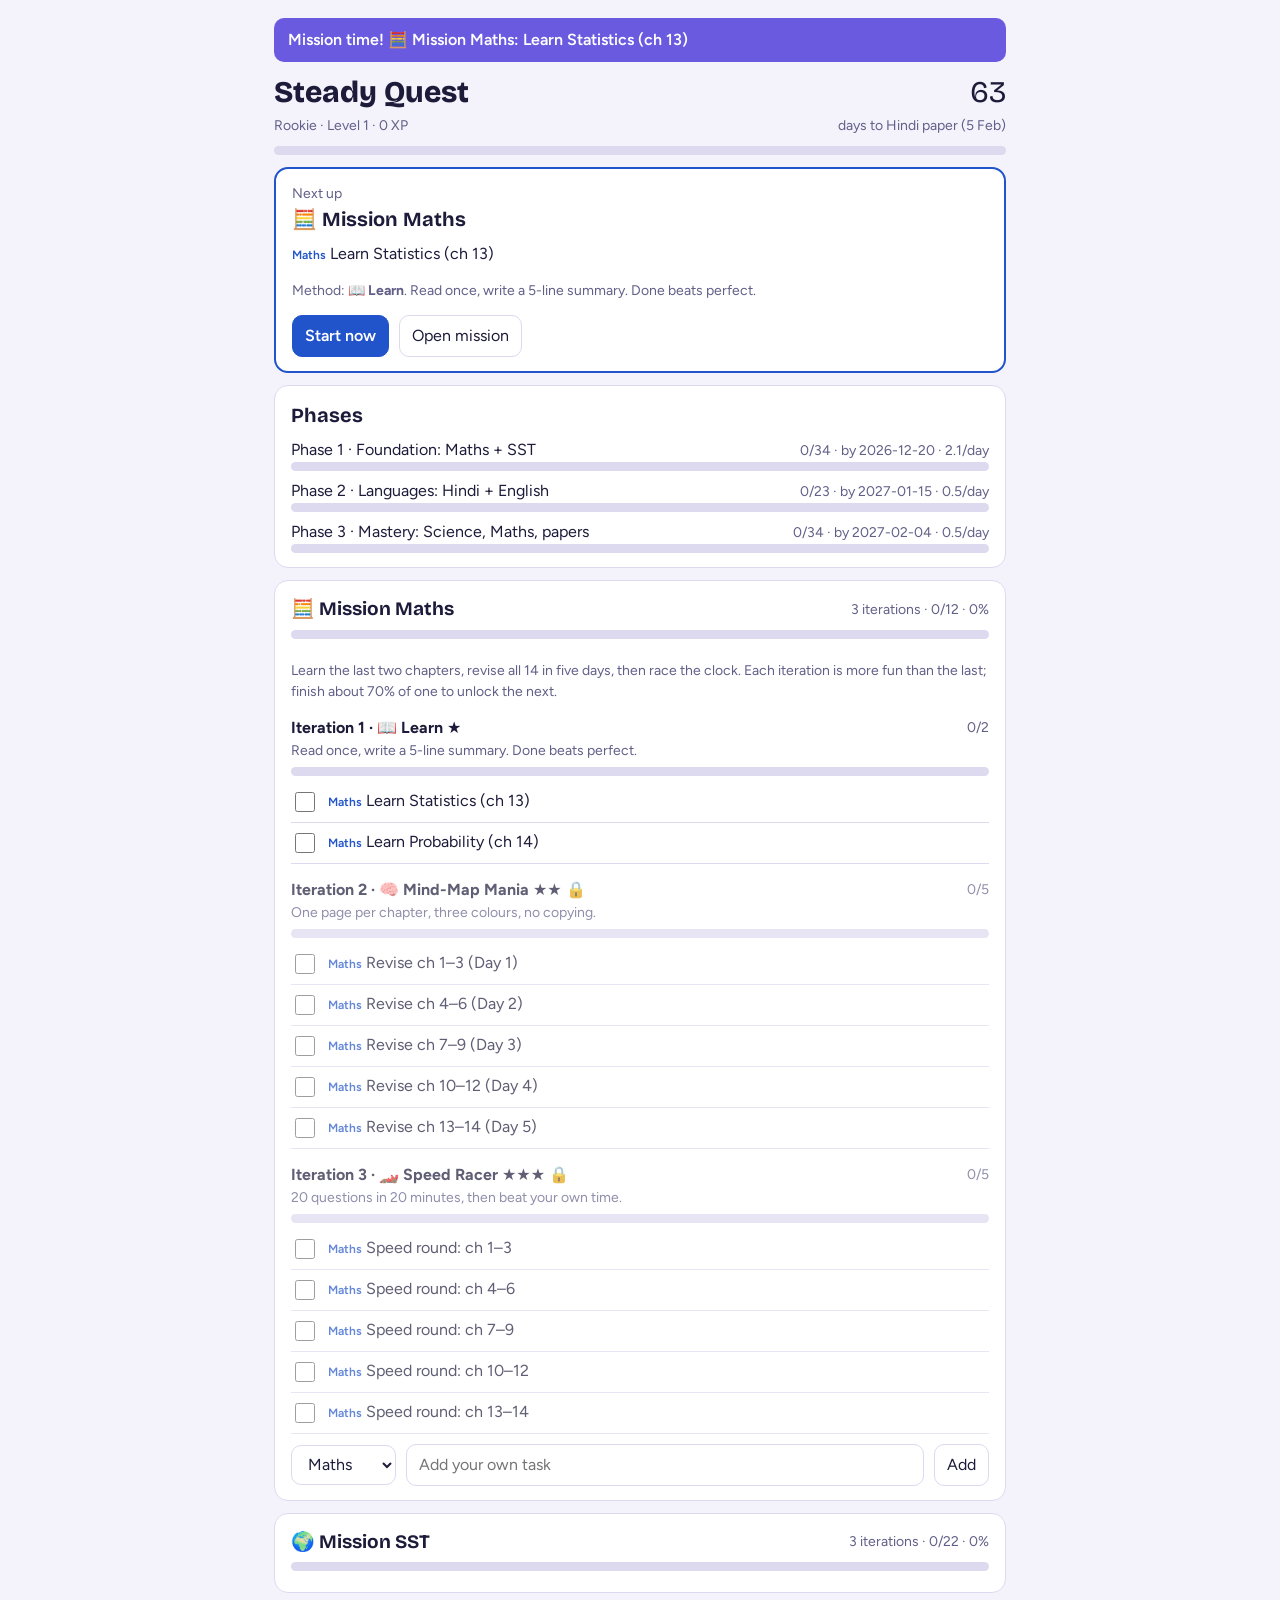
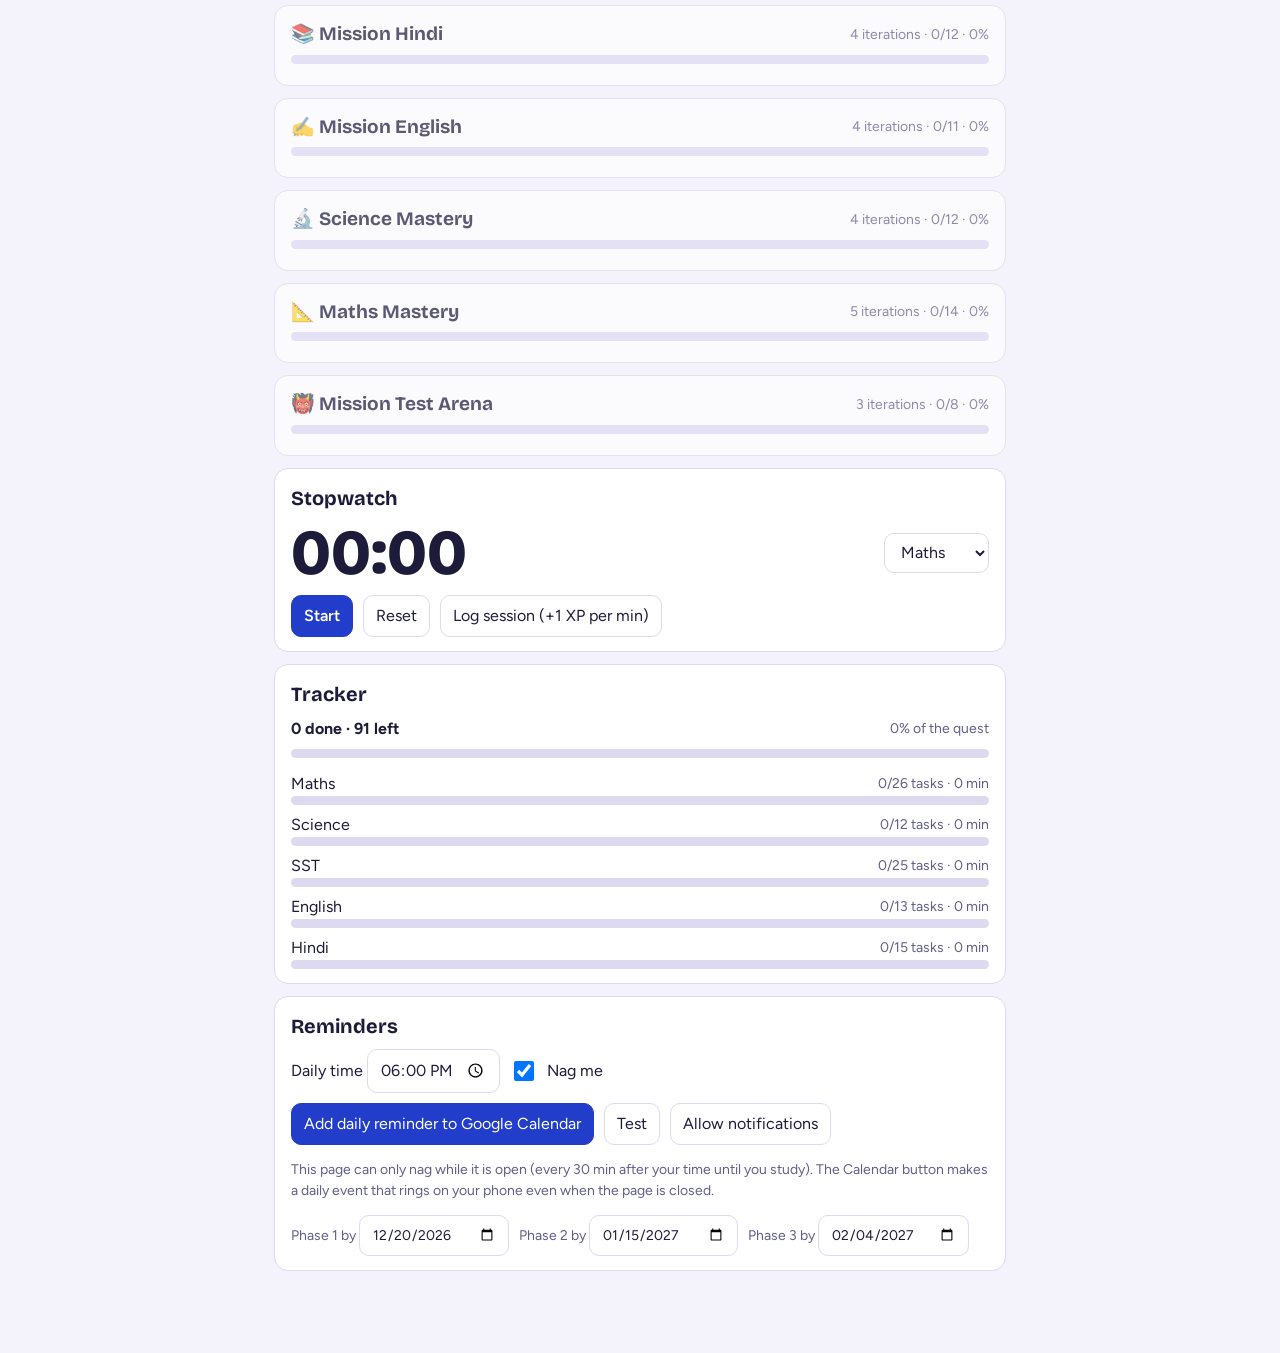
<file: index.html>
<!DOCTYPE html>
<html lang="en"><head><meta charset="utf-8">
<meta name="viewport" content="width=device-width, initial-scale=1, viewport-fit=cover">
<title>Steady Quest: iteration missions</title>
<meta name="description" content="Mission and iteration based study planner for UP Board Class 10.">
<link rel="icon" href="data:image/svg+xml,%3Csvg xmlns=%27http://www.w3.org/2000/svg%27 viewBox=%270 0 100 100%27%3E%3Ctext y=%27.9em%27 font-size=%2790%27%3E%F0%9F%8E%AF%3C/text%3E%3C/svg%3E">
<link href="https://fonts.googleapis.com/css2?family=Bricolage+Grotesque:wght@600;800&family=Figtree:wght@400;500;600&display=swap" rel="stylesheet">
<link rel="stylesheet" href="style.css"></head><body><div class="w">
<div id="ban" role="status" hidden></div><div id="app"></div></div>
<script src="app.js"></script></body></html>
</file>
<file: style.css>
:root{--bg:#F4F2FB;--s:#fff;--ink:#1D1B3A;--mu:#615F88;--ln:#DDDAF0;--on:#fff;--l:46%;box-sizing:border-box;padding-top:env(safe-area-inset-top,0px);padding-bottom:env(safe-area-inset-bottom,0px)}
@media (prefers-color-scheme:dark){:root:not([data-theme="light"]){--bg:#16142B;--s:#201E3F;--ink:#ECEAFB;--mu:#A6A3D2;--ln:#35325E;--on:#14122A;--l:68%}}
:root[data-theme="dark"]{--bg:#16142B;--s:#201E3F;--ink:#ECEAFB;--mu:#A6A3D2;--ln:#35325E;--on:#14122A;--l:68%}
*{box-sizing:border-box}html{scroll-padding-top:env(safe-area-inset-top,0px)}
body{margin:0;background:var(--bg);color:var(--ink);font:16px/1.5 Figtree,system-ui,sans-serif}
.w{max-width:760px;margin:0 auto;padding:18px 14px 70px}
h1,h2,.n{font-family:"Bricolage Grotesque",Figtree,sans-serif;margin:0}
h1{font-size:30px;font-weight:800}h2{font-size:20px;margin:0 0 8px}
.mu{color:var(--mu);font-size:14px}.r{display:flex;gap:10px;align-items:center;flex-wrap:wrap}.sp{justify-content:space-between}
.c{--ac:hsl(var(--h,230) 72% var(--l));background:var(--s);border:1px solid var(--ln);border-radius:14px;padding:14px 16px;margin:12px 0}
.c.nx{border:2px solid var(--ac)}.c.lo,.lk{opacity:.7}.it{margin-top:14px}
.b{height:9px;background:var(--ln);border-radius:6px;overflow:hidden}.b i{display:block;height:100%;background:var(--ac,#6a5ae0);border-radius:6px}
button,select,input,a.p{font:inherit;color:var(--ink);background:var(--s);border:1px solid var(--ln);border-radius:10px;padding:8px 12px;min-height:40px}
button{cursor:pointer}.p{background:var(--ac,#6a5ae0)!important;color:var(--on)!important;border-color:var(--ac,#6a5ae0)!important;font-weight:600;text-decoration:none;display:inline-flex;align-items:center}
.mh{width:100%;text-align:left;border:0;background:none;padding:0;min-height:0}
.t{display:flex;gap:10px;align-items:flex-start;padding:7px 0;border-bottom:1px solid var(--ln);cursor:pointer}.t input{width:20px;height:20px;min-height:0;accent-color:var(--ac);margin-top:3px}
.t.d span{text-decoration:line-through;color:var(--mu)}.tag{font-size:12px;color:var(--ac);font-weight:600}
.sw{font:800 clamp(40px,12vw,64px)/1 "Bricolage Grotesque",sans-serif}
#ban{position:sticky;top:0;z-index:5;background:#6a5ae0;color:#fff;padding:10px 14px;border-radius:10px;font-weight:600;margin-bottom:8px}
button:focus-visible,input:focus-visible,select:focus-visible,a:focus-visible{outline:3px solid var(--ac,#6a5ae0);outline-offset:2px}
</file>
